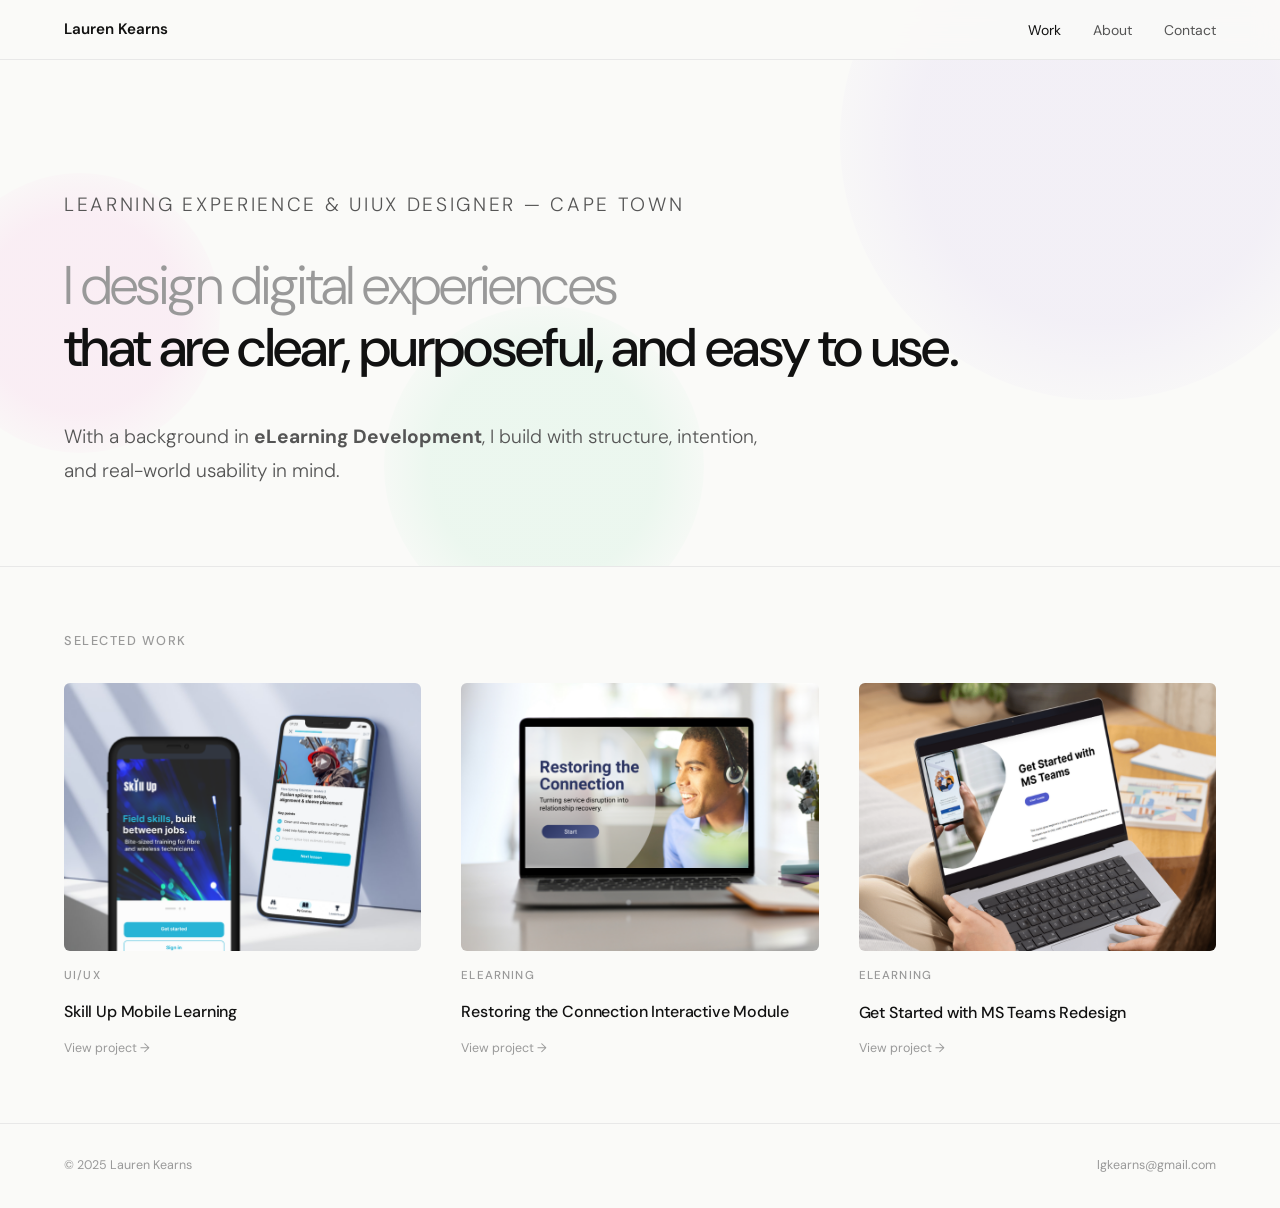
<file: index.html>
<!DOCTYPE html>
<html lang="en">
<head>
  <meta charset="UTF-8">
  <meta name="viewport" content="width=device-width, initial-scale=1.0">
  <title>Lauren Kearns</title>
  <link rel="stylesheet" href="style.css">
  <link rel="preconnect" href="https://fonts.googleapis.com">
  <link href="https://fonts.googleapis.com/css2?family=DM+Sans:opsz,wght@9..40,300;9..40,400;9..40,500;9..40,600&display=swap" rel="stylesheet">
</head>
<body>

  <!-- ============================================================
    NAV
    To update your name in the top-left, edit the text inside
    the <span> below. Update the links if you rename any files.
  ============================================================ -->
  <nav>
    <div class="nav-inner">
      <a class="nav-logo" href="index.html">Lauren Kearns</a>
      <ul class="nav-links">
        <li><a href="index.html" class="active">Work</a></li>
        <li><a href="about.html">About</a></li>
        <li><a href="contact.html">Contact</a></li>
      </ul>
    </div>
  </nav>

  <!-- ============================================================
    HERO
    Edit the two lines of the heading and the paragraph below it.
  ============================================================ -->
  <section class="hero">
    <div class="hero-orb hero-orb-1"></div>
    <div class="hero-orb hero-orb-2"></div>
    <div class="hero-orb hero-orb-3"></div>
    <div class="hero-content">
      <p class="hero-eyebrow">Learning Experience & UIUX Designer  — Cape Town</p>
      <h1>
        <span class="line-muted">I design digital experiences </span><br>
        <span class="line-bold">that are clear, purposeful, and easy to use.</span>
      </h1>
        <p class="sub-headline">
    With a background in <strong>eLearning Development</strong>, I build with structure, intention, and real-world usability in mind.
  </p>
    </div>
  </section>

  <!-- ============================================================
    WORK GRID
    Each <a class="card"> block is one project card.

    TO ADD A PROJECT:
      1. Duplicate one of the card blocks below
      2. Update the href to point to your new project file
      3. Change the text inside (tag, year, title, summary)
      4. Replace the <div class="card-thumb"> contents with your image:
            <img src="images/your-image.jpg" alt="Project name">

    TO REMOVE A PROJECT:
      Delete the whole <a class="card"> ... </a> block.
  ============================================================ -->
  <p class="projects-label">Selected Work</p>

  <div class="grid">

    <!-- PROJECT CARD 1 -->
    <a class="card" href="project-one.html">
      <div class="card-thumb bg-purple">
       <img src="images/project-one-2.png" alt="Project one"></div>
      <div class="card-meta">
        <span class="card-tag">UI/UX</span>
        <span class="card-year"></span>
      </div>
      <h2>Skill Up Mobile Learning</h2>
      <span class="card-arrow">View project →</span>
    </a>

    <!-- PROJECT CARD 2 -->
    <a class="card" href="project-two.html">
      <div class="card-thumb bg-green">
        <img src="images/project-two.png" alt="Project Two"></div>
      <div class="card-meta">
        <span class="card-tag">eLearning</span>
        <span class="card-year"></span>
      </div>
      <h2>Restoring the Connection Interactive Module</h2>
      <span class="card-arrow">View project →</span>
    </a>

    <!-- PROJECT CARD 3 
    <a class="card" href="project-three.html">
      <div class="card-thumb bg-peach">
        <img src="images/project-three.png" alt="Project Three"></div>
      <div class="card-meta">
        <span class="card-tag">Editorial</span>
        <span class="card-year">2023</span>
      </div>
      <h2>Journey Travel Magazine</h2>
      <span class="card-arrow">View project →</span>
    </a>-->

    <!-- PROJECT CARD 4 -->
    <a class="card" href="project-four.html">
      <div class="card-thumb bg-blue">
      <img src="images/project-four-cs.png" alt="Project Four"></div>
      <div class="card-meta">
        <span class="card-tag">elearning</span>
        <span class="card-year"></span>
      </div>
      <h2>Get Started with MS Teams Redesign</h2>
      <span class="card-arrow">View project →</span>
    </a>

    <!-- PROJECT CARD 5 
    <a class="card" href="project-five.html">
      <div class="card-thumb bg-sand">
     <img src="images/project-five.png" alt="Project Five"></div>
      <div class="card-meta">
        <span class="card-tag">eLearning</span>
        <span class="card-year">2023</span>
      </div>
      <h2>HACCSA Training Manuals</h2>
      <span class="card-arrow">View project →</span>
    </a>
-->
    <!-- PROJECT CARD 6 
    <a class="card" href="project-six.html">
      <div class="card-thumb bg-lavender">
      <img src="images/project-six.png" alt="Project Six"></div>
      <div class="card-meta">
        <span class="card-tag">UI/UX</span>
        <span class="card-year">2023</span>
      </div>
      <h2>Planted Mobile App Screens</h2>
      <span class="card-arrow">View project →</span>
    </a>-->

  </div><!-- /grid -->

  <!-- ============================================================
    FOOTER
    Update your email and year here.
    Copy this exact footer block into about.html and contact.html too.
  ============================================================ -->
  <footer>
    <span>© 2025 Lauren Kearns</span>
    <span>lgkearns@gmail.com</span>
  </footer>

</body>
</html>
</file>
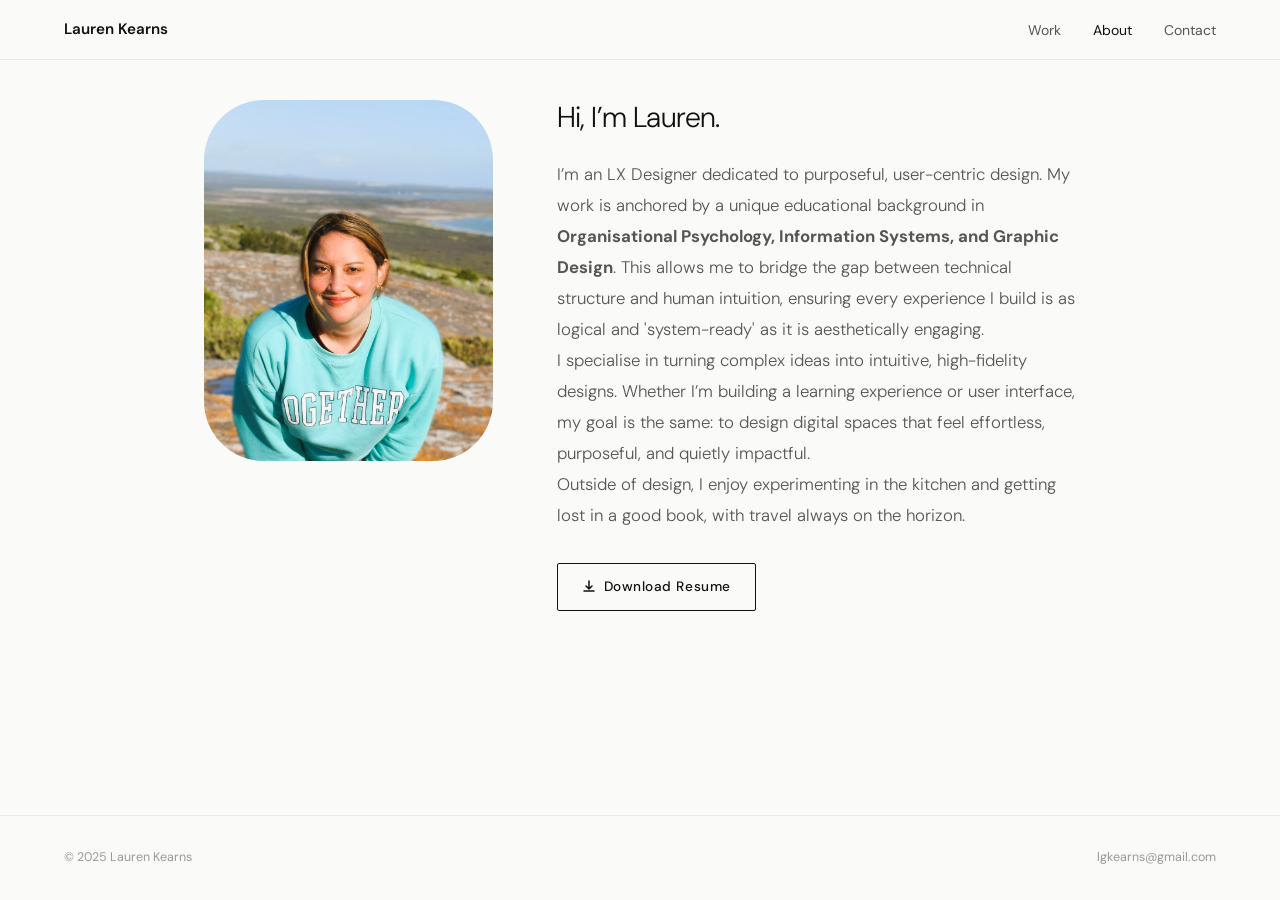
<file: about.html>
<!DOCTYPE html>
<html lang="en">
<head>
  <meta charset="UTF-8">
  <meta name="viewport" content="width=device-width, initial-scale=1.0">
  <title>Lauren Kearns | About</title>
  <link rel="stylesheet" href="style.css">
  <link rel="preconnect" href="https://fonts.googleapis.com">
  <link href="https://fonts.googleapis.com/css2?family=DM+Sans:opsz,wght@9..40,300;9..40,400;9..40,500;9..40,600&display=swap" rel="stylesheet">
</head>
<body class="short-page">

  <!-- NAV (same on every page) -->
  <nav>
    <div class="nav-inner">
      <a class="nav-logo" href="index.html">Lauren Kearns</a>
      <ul class="nav-links">
        <li><a href="index.html">Work</a></li>
        <li><a href="about.html" class="active">About</a></li>
        <li><a href="contact.html">Contact</a></li>
      </ul>
    </div>
  </nav>

  <!-- ============================================================
    ABOUT
  ============================================================ -->
  <div class="about-grid">

    <!-- ── PHOTO
      Replace the <div class="about-photo-placeholder"> block with:
          <img src="images/your-photo.jpg" alt="Lauren Kearns">
      The image will fill the box automatically.
    ── -->
    <div class="about-photo">
      <img src="images/about-photo.jpg" alt="Lauren Kearns">
    </div>

    <!-- ── TEXT
      Edit the heading and paragraphs freely.
      The <div class="spacer"> just adds vertical space between paragraphs.
    ── -->
    <div class="about-main">
      <h2>Hi, I’m Lauren. </h2>
<section id="about">
  <p>
   I’m an LX Designer dedicated to purposeful, user-centric design. My work is anchored by a unique educational background in <strong>Organisational Psychology, Information Systems, and Graphic Design</strong>. This allows me to bridge the gap between technical structure and human intuition, ensuring every experience I build is as logical and 'system-ready' as it is aesthetically engaging.</p> <p>I specialise in turning complex ideas into intuitive, high-fidelity designs. Whether I’m building a learning experience or user interface, my goal is the same: to design digital spaces that feel effortless, purposeful, and quietly impactful.</p> <p>Outside of design, I enjoy experimenting in the kitchen and getting lost in a good book, with travel always on the horizon.</p>
</section>

      <!-- ── RESUME BUTTON
        Update href="resume.pdf" to point to your actual CV file.
        The "download" attribute makes it download instead of opening in the browser.
      ── -->
      <a href="files/lk-resume.pdf" download class="btn-resume">
        <svg width="14" height="14" viewBox="0 0 14 14" fill="none">
          <path d="M7 1v8M4 6l3 3 3-3M2 11h10" stroke="currentColor" stroke-width="1.5" stroke-linecap="round" stroke-linejoin="round"/>
        </svg>
        Download Resume
      </a>
    </div>

  </div>

  <!-- FOOTER (same on every page) -->
  <footer>
    <span>© 2025 Lauren Kearns</span>
    <span>lgkearns@gmail.com</span>
  </footer>

</body>
</html>
</file>
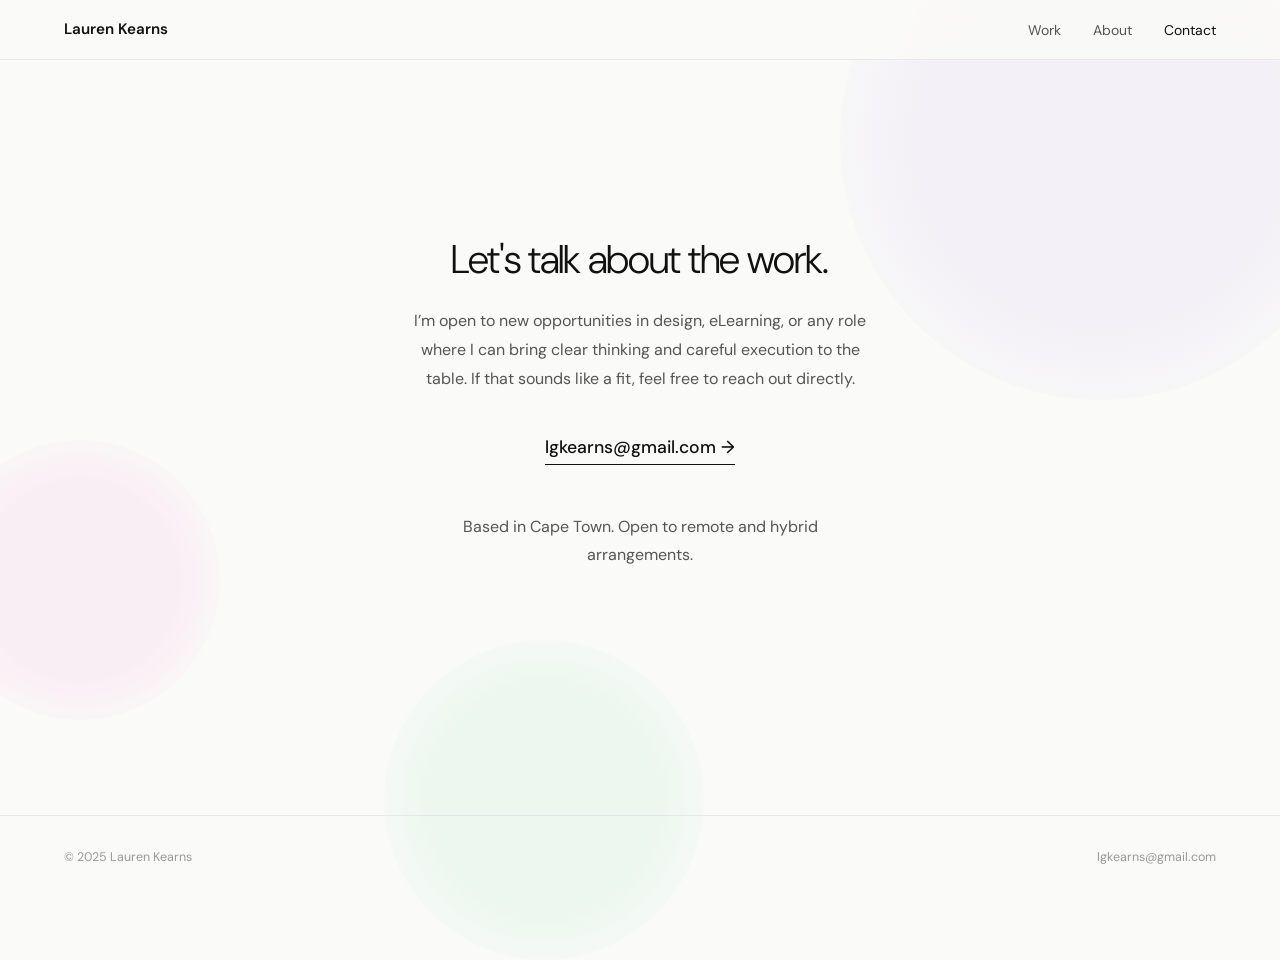
<file: contact.html>
<!DOCTYPE html>
<html lang="en">
<head>
  <meta charset="UTF-8">
  <meta name="viewport" content="width=device-width, initial-scale=1.0">
  <title>Lauren Kearns | Contact</title>
  <link rel="stylesheet" href="style.css">
  <link rel="preconnect" href="https://fonts.googleapis.com">
  <link href="https://fonts.googleapis.com/css2?family=DM+Sans:opsz,wght@9..40,300;9..40,400;9..40,500;9..40,600&display=swap" rel="stylesheet">
</head>
<body class="short-page">

  <!-- NAV (same on every page) -->
  <nav>
    <div class="nav-inner">
      <a class="nav-logo" href="index.html">Lauren Kearns</a>
      <ul class="nav-links">
        <li><a href="index.html">Work</a></li>
        <li><a href="about.html">About</a></li>
        <li><a href="contact.html" class="active">Contact</a></li>
      </ul>
    </div>
  </nav>

  <!-- ============================================================
    CONTACT
    Edit the heading, paragraph, and email address below.
    The href="mailto:..." should match the email shown as link text.
  ============================================================ -->
  <div class="contact-wrap">
    <div class="hero-orb hero-orb-1"></div>
    <div class="hero-orb hero-orb-2"></div>
    <div class="hero-orb hero-orb-3"></div>
    <h1>Let's talk about the work.</h1>
    <p>I’m open to new opportunities in design, eLearning, or any role where I can bring clear thinking and careful execution to the table. If that sounds like a fit, feel free to reach out directly.</p>
    <a href="mailto:lgkearns@gmail.com" class="contact-link">lgkearns@gmail.com →</a>
    <p class="contact-note">Based in Cape Town. Open to remote and hybrid arrangements.</p>
  </div>

  <!-- FOOTER (same on every page) -->
  <footer>
    <span>© 2025 Lauren Kearns</span>
    <span>lgkearns@gmail.com</span>
  </footer>

</body>
</html>
</file>
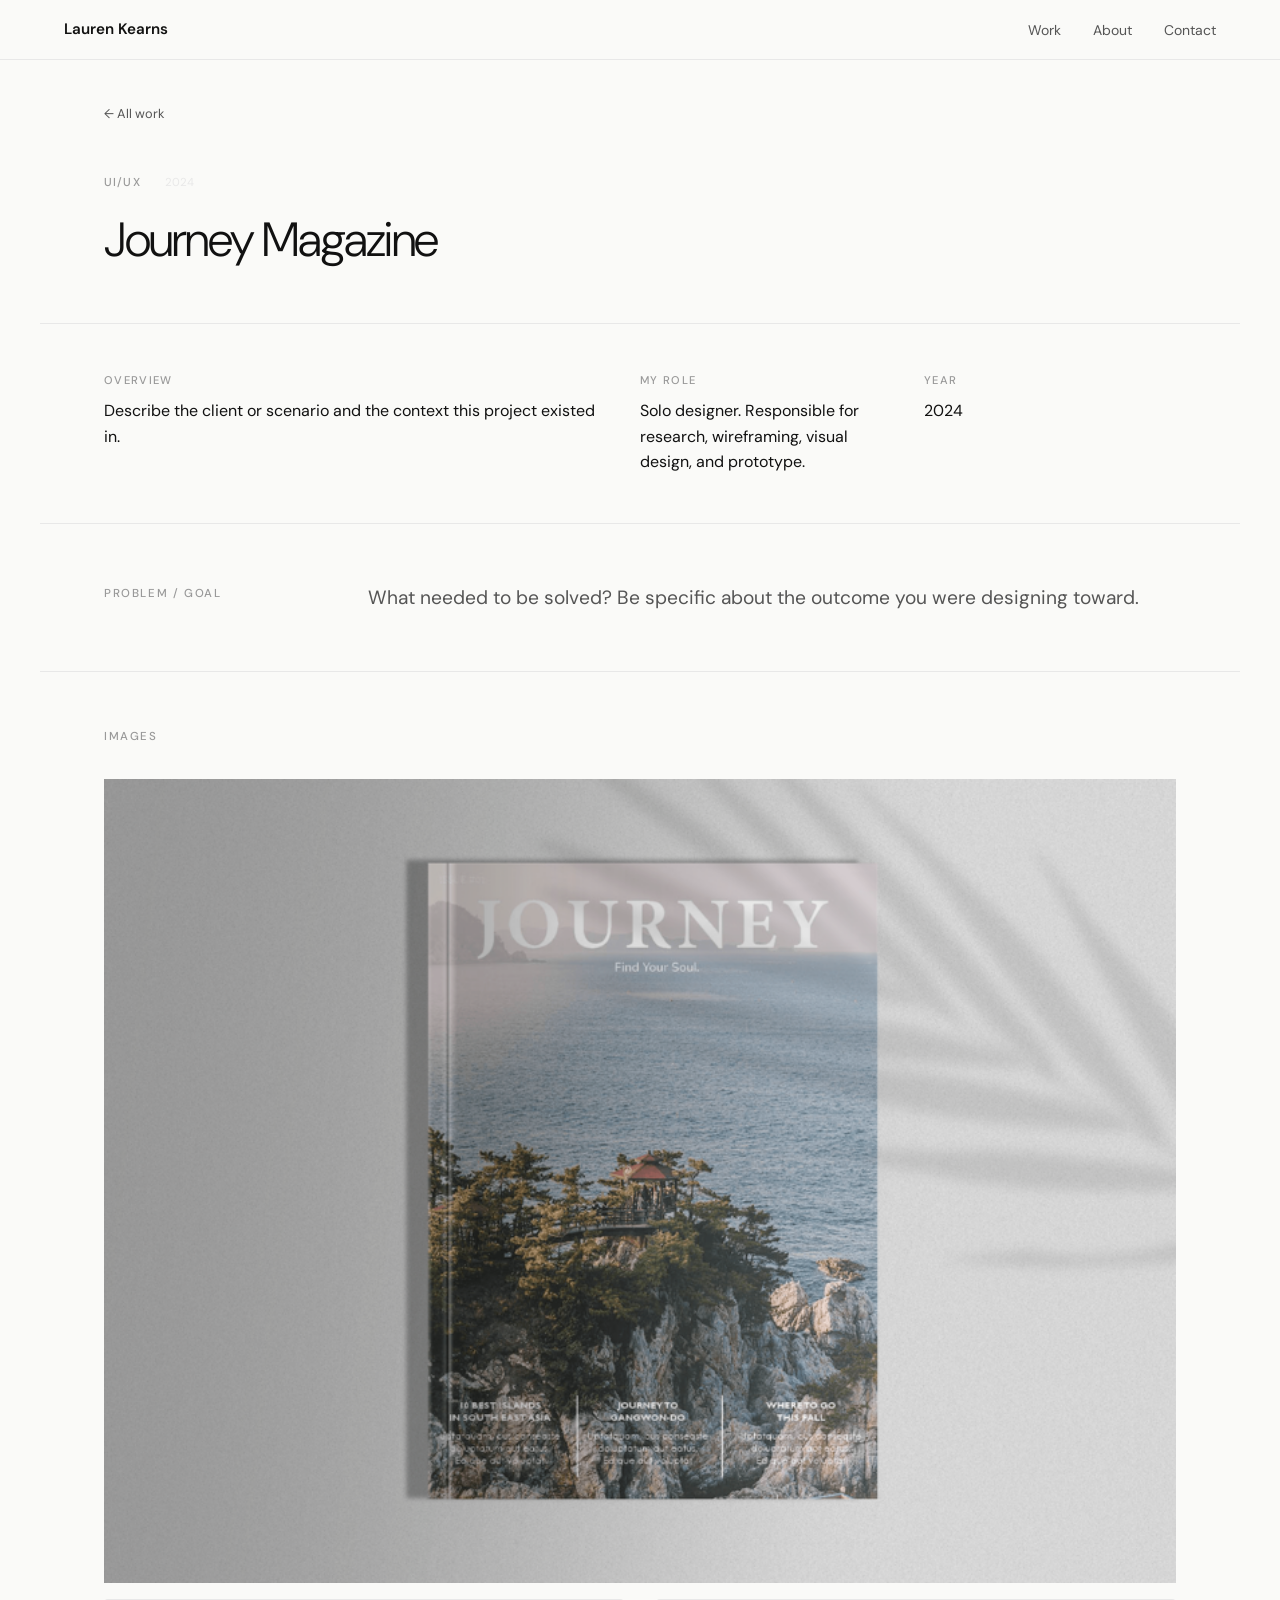
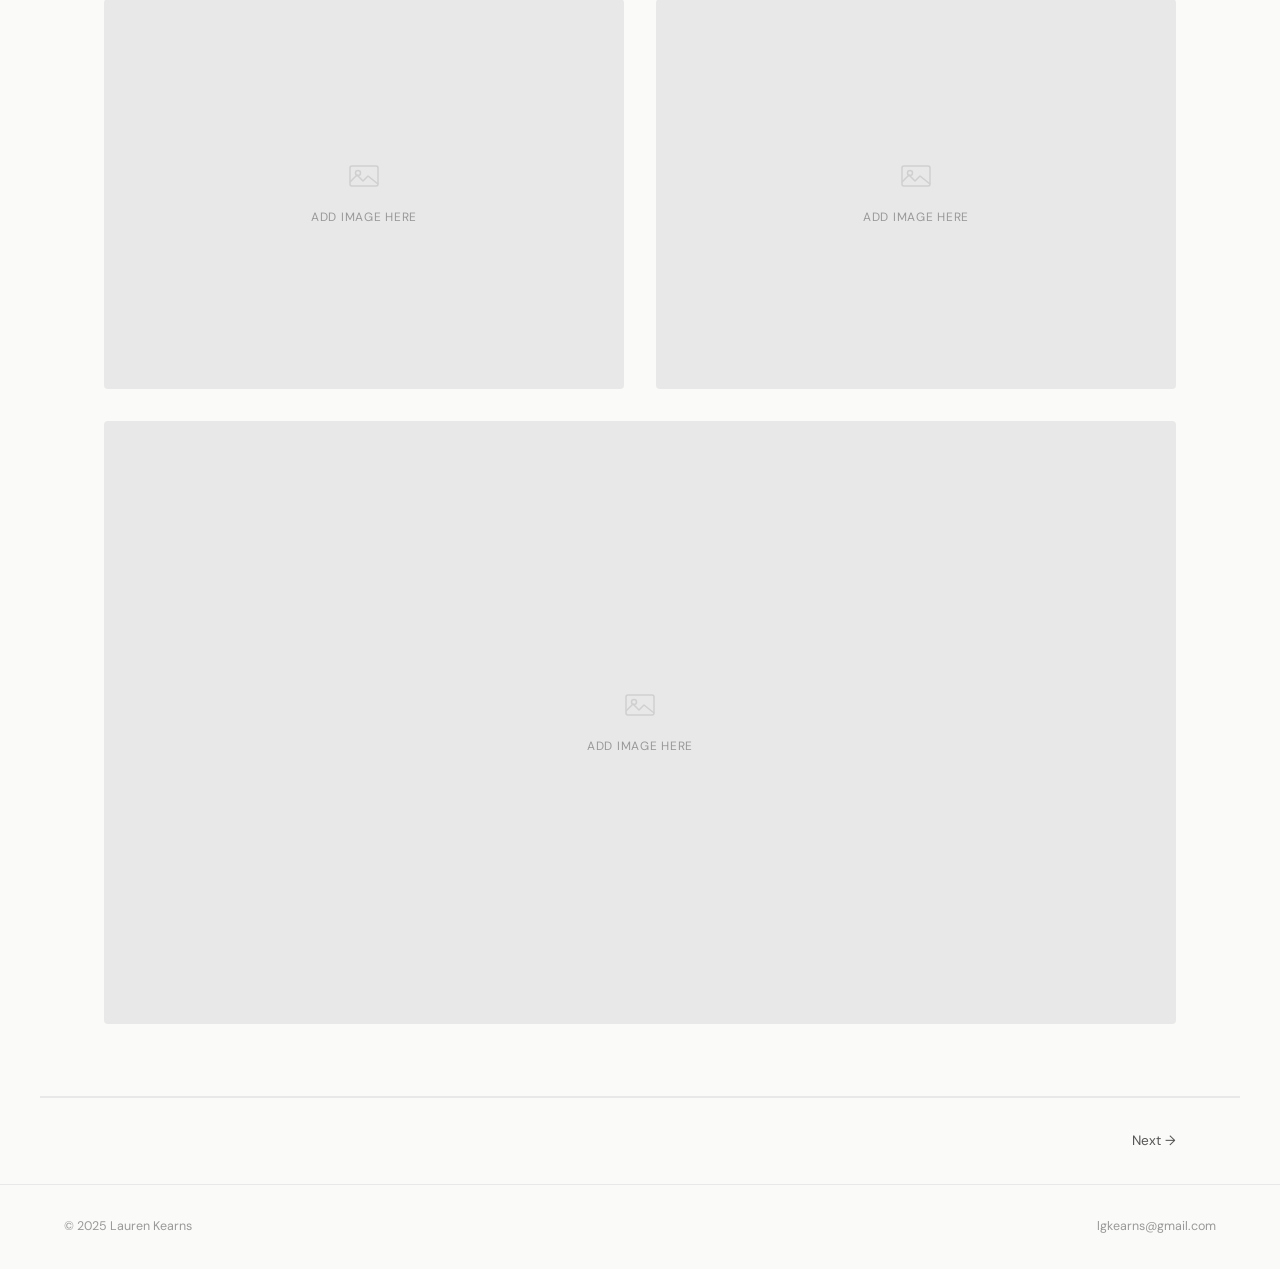
<file: project-five.html>
<!DOCTYPE html>
<html lang="en">
<head>
  <meta charset="UTF-8">
  <meta name="viewport" content="width=device-width, initial-scale=1.0">
  <!-- ── Change this title to match your project name ── -->
  <title>Project Title One — Lauren Kearns</title>
  <link rel="stylesheet" href="style.css">
  <link rel="preconnect" href="https://fonts.googleapis.com">
  <link href="https://fonts.googleapis.com/css2?family=DM+Sans:opsz,wght@9..40,300;9..40,400;9..40,500;9..40,600&display=swap" rel="stylesheet">
</head>
<body>

  <!-- NAV (same on every page) -->
  <nav>
    <div class="nav-inner">
      <a class="nav-logo" href="index.html">Lauren Kearns</a>
      <ul class="nav-links">
        <li><a href="index.html">Work</a></li>
        <li><a href="about.html">About</a></li>
        <li><a href="contact.html">Contact</a></li>
      </ul>
    </div>
  </nav>

  <!-- BACK LINK -->
  <div class="case-topbar">
    <a class="case-back" href="index.html">← All work</a>
  </div>

  <!-- ============================================================
    HERO
    Edit the tag, year, and project title.
  ============================================================ -->
  <div class="case-hero">
    <div class="case-meta">
      <span class="case-tag">UI/UX</span>
      <span class="case-year">2024</span>
    </div>
    <h1>Journey Magazine</h1>
  </div>

  <!-- ============================================================
    OVERVIEW STRIP
    Three columns: Overview, My Role, Year.
    Edit the <p> text in each column.
  ============================================================ -->
  <div class="case-overview">
    <div class="overview-item">
      <h4>Overview</h4>
      <p>Describe the client or scenario and the context this project existed in.</p>
    </div>
    <div class="overview-item">
      <h4>My Role</h4>
      <p>Solo designer. Responsible for research, wireframing, visual design, and prototype.</p>
    </div>
    <div class="overview-item">
      <h4>Year</h4>
      <p>2024</p>
    </div>
  </div>

  <!-- ============================================================
    PROBLEM / GOAL
    Edit the paragraph text.
  ============================================================ -->
  <div class="case-section">
    <div class="case-section-inner">
      <span class="case-section-label">Problem / Goal</span>
      <div class="case-section-content">
        <p>What needed to be solved? Be specific about the outcome you were designing toward.</p>
      </div>
    </div>
  </div>

 
  <!-- ============================================================
    IMAGES
    Replace each <div class="img-placeholder"> with a real image:
        <img src="images/project-one-screen.jpg" alt="Description">

    The layout is:
      - one full-width image
      - two side-by-side images
      - one full-width image

    You can remove any row you don't need, or add more <img> tags.
    Images will stretch to fill their container automatically.
  ============================================================ -->
  <div class="case-images">
    <h4>Images</h4>

    <!-- Full width -->
    <div class="img-placeholder">
      <img src="images/project-three.png" alt="Description">
 </div>

    <!-- Two side by side -->
    <div class="img-row">
      <div class="img-placeholder">
        <svg width="32" height="32" viewBox="0 0 32 32" fill="none"><rect x="2" y="6" width="28" height="20" rx="2" stroke="#999" stroke-width="1.5"/><circle cx="10" cy="13" r="2.5" stroke="#999" stroke-width="1.5"/><path d="M2 22 L9 15 L15 21 L20 16 L30 24" stroke="#999" stroke-width="1.5" stroke-linejoin="round"/></svg>
        <span>Add image here</span>
      </div>
      <div class="img-placeholder">
        <svg width="32" height="32" viewBox="0 0 32 32" fill="none"><rect x="2" y="6" width="28" height="20" rx="2" stroke="#999" stroke-width="1.5"/><circle cx="10" cy="13" r="2.5" stroke="#999" stroke-width="1.5"/><path d="M2 22 L9 15 L15 21 L20 16 L30 24" stroke="#999" stroke-width="1.5" stroke-linejoin="round"/></svg>
        <span>Add image here</span>
      </div>
    </div>

    <!-- Full width -->
    <div class="img-placeholder">
      <svg width="32" height="32" viewBox="0 0 32 32" fill="none"><rect x="2" y="6" width="28" height="20" rx="2" stroke="#999" stroke-width="1.5"/><circle cx="10" cy="13" r="2.5" stroke="#999" stroke-width="1.5"/><path d="M2 22 L9 15 L15 21 L20 16 L30 24" stroke="#999" stroke-width="1.5" stroke-linejoin="round"/></svg>
      <span>Add image here</span>
    </div>

  </div>

   <!-- ============================================================
    PREV / NEXT NAV
    Update the href values to point to your actual project files.
    If this is the first project, remove the "← Previous" link.
    If this is the last project, remove the "Next →" link.
  ============================================================ -->
  <div class="case-nav">
    <span></span><!-- no previous project -->
    <a href="project-two.html">Next →</a>
  </div>

  <!-- FOOTER (same on every page) -->
  <footer>
    <span>© 2025 Lauren Kearns</span>
    <span>lgkearns@gmail.com</span>
  </footer>

</body>
</html>
</file>
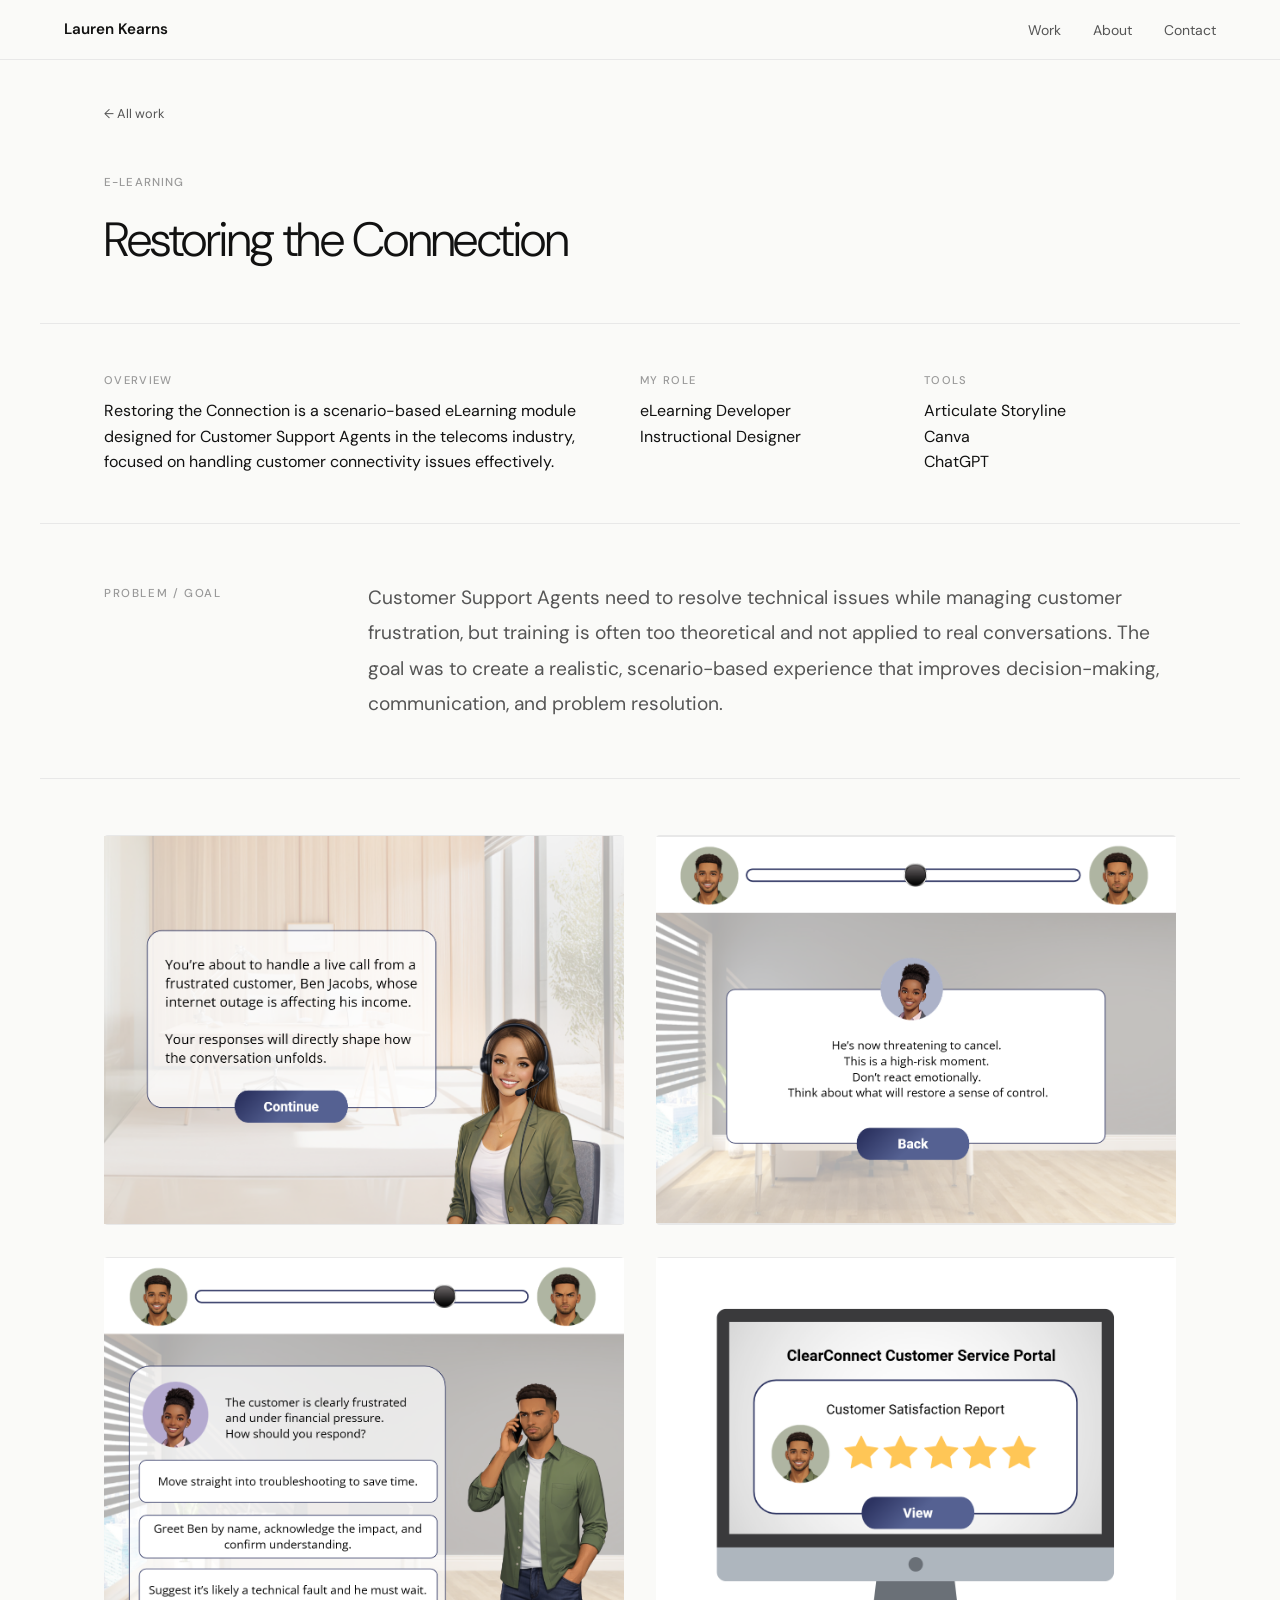
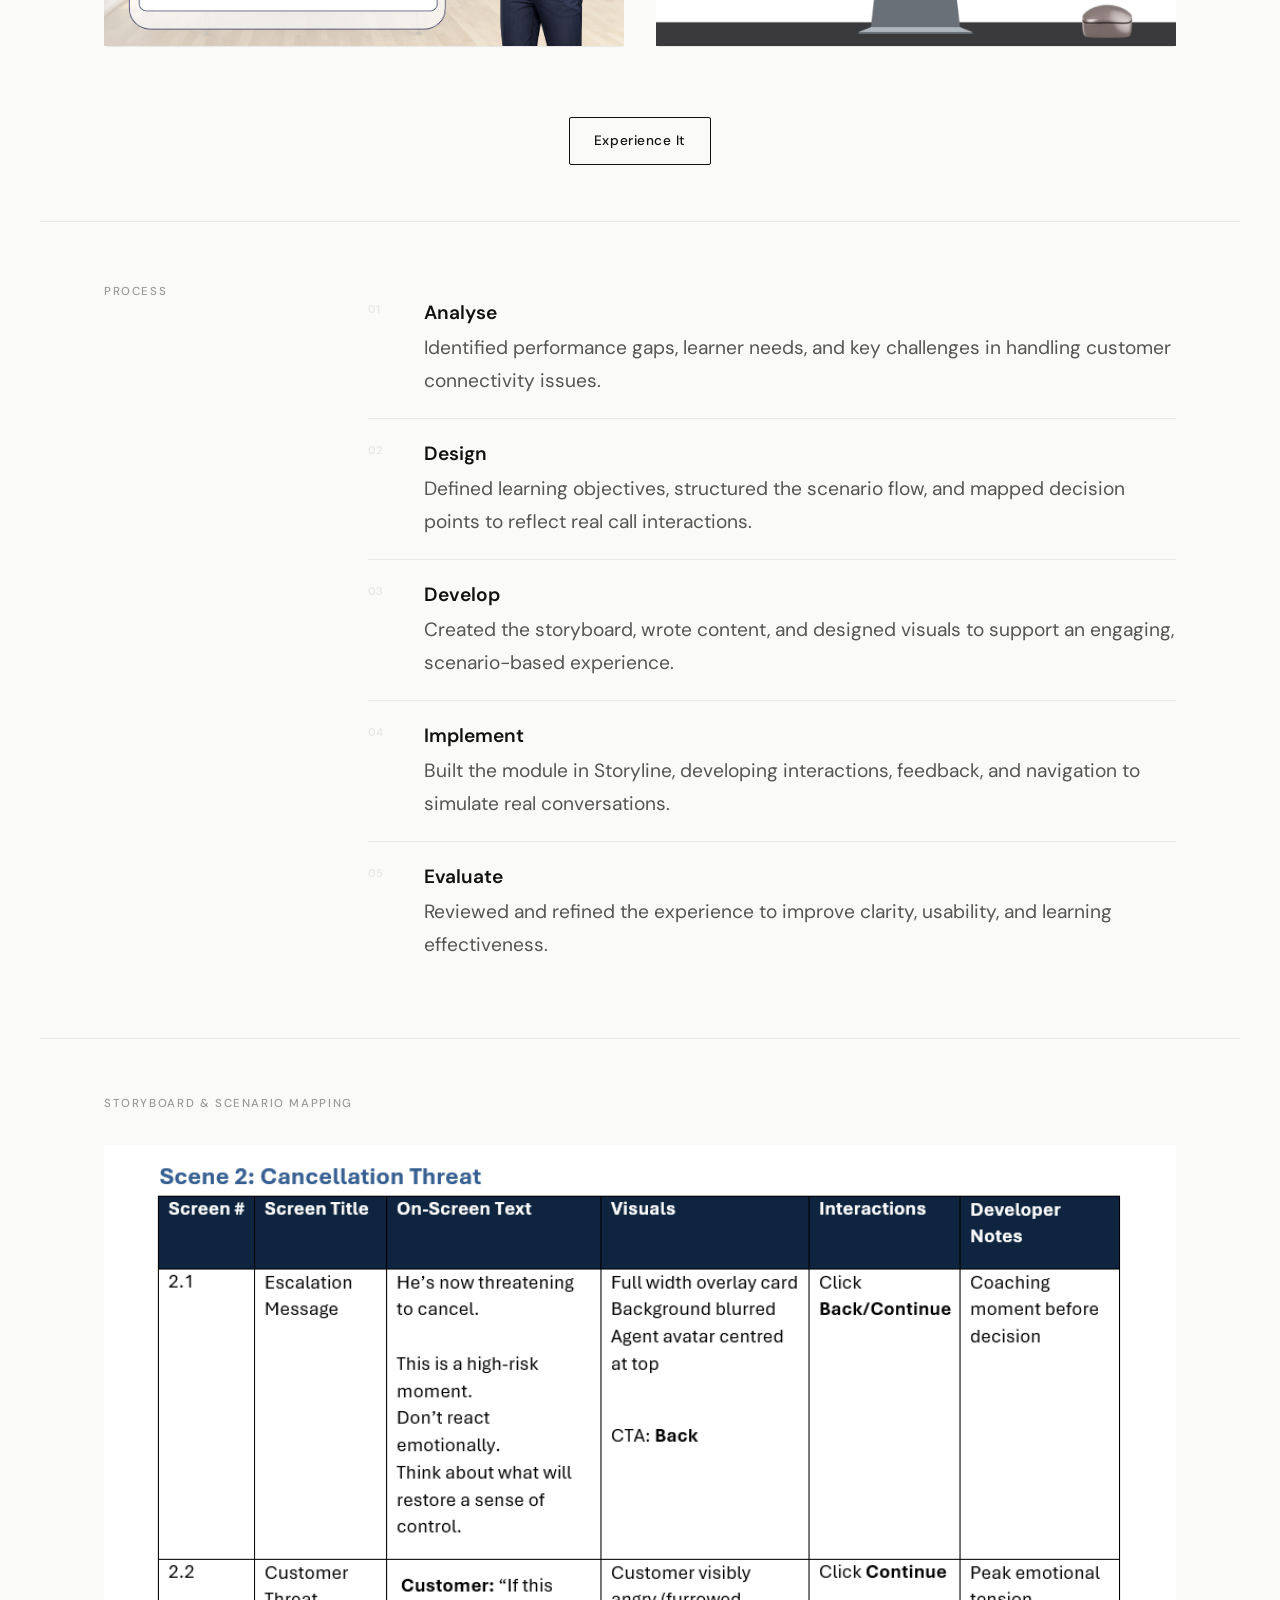
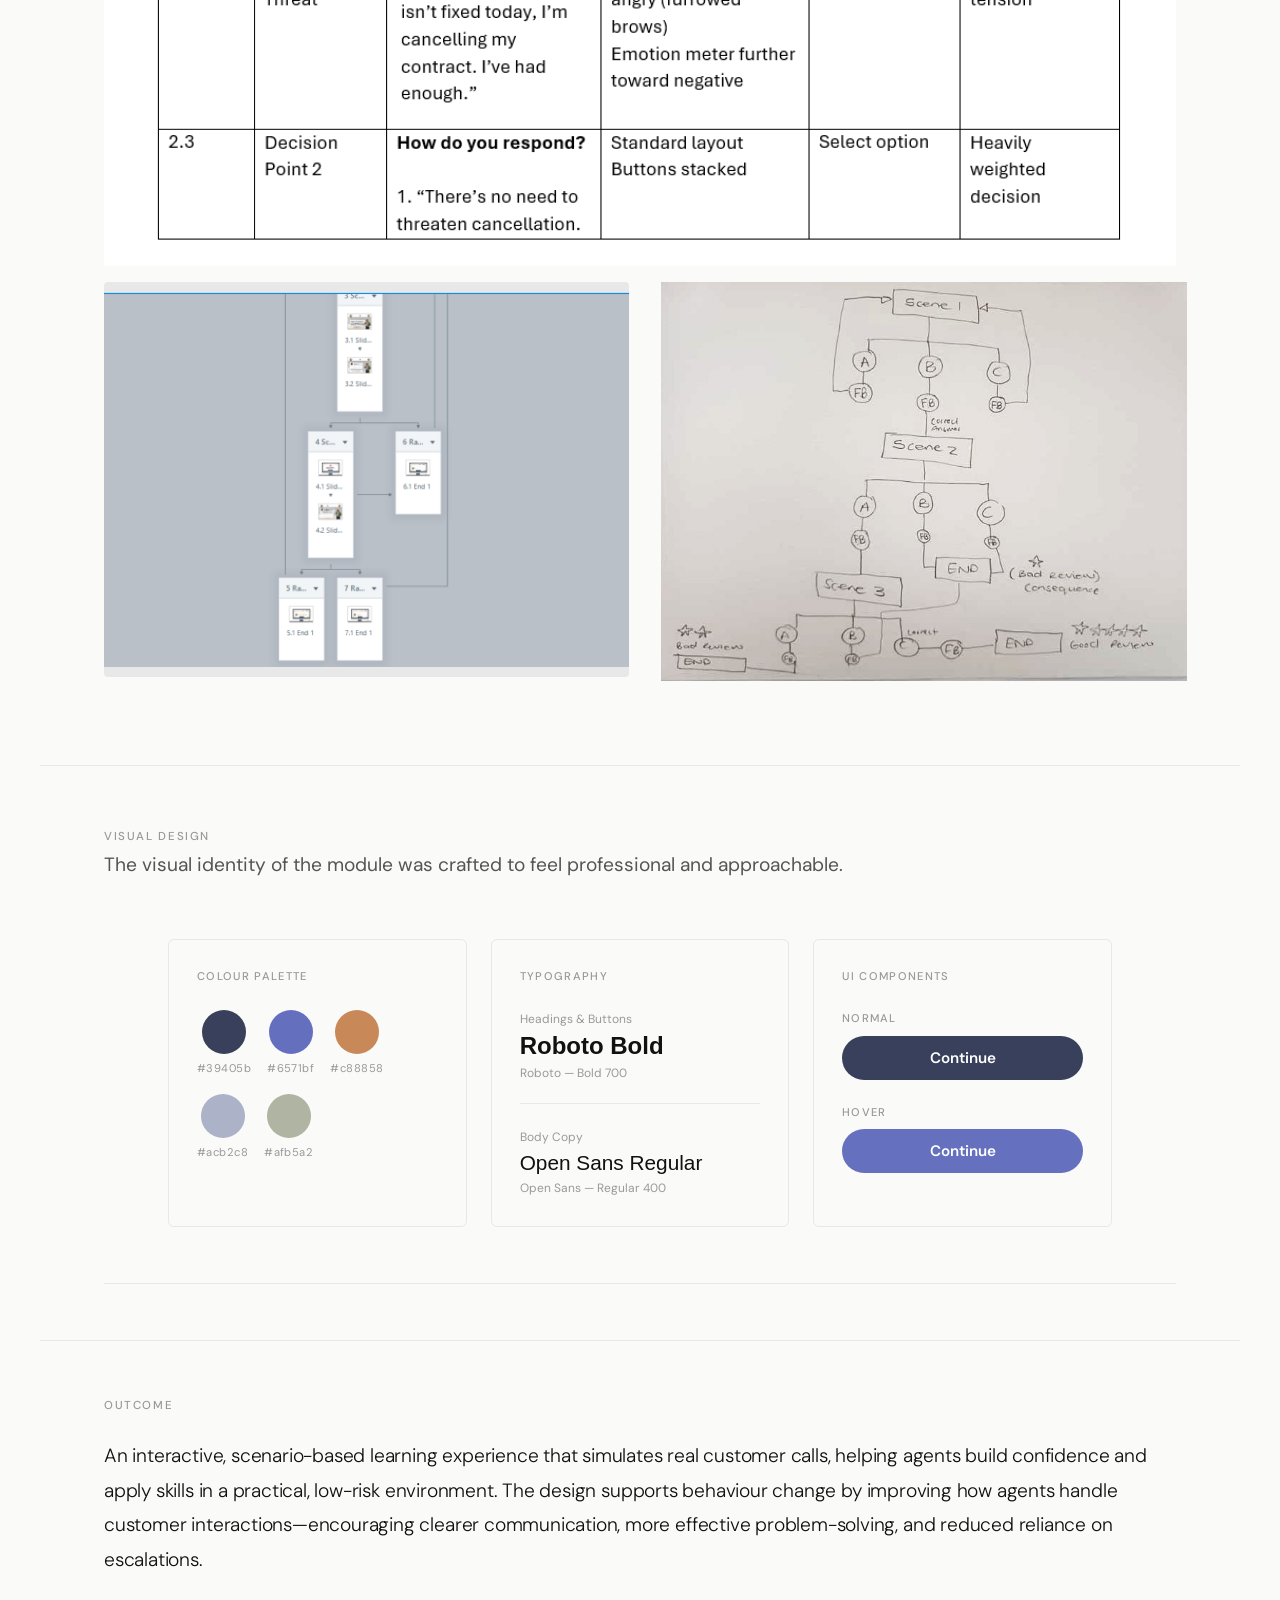
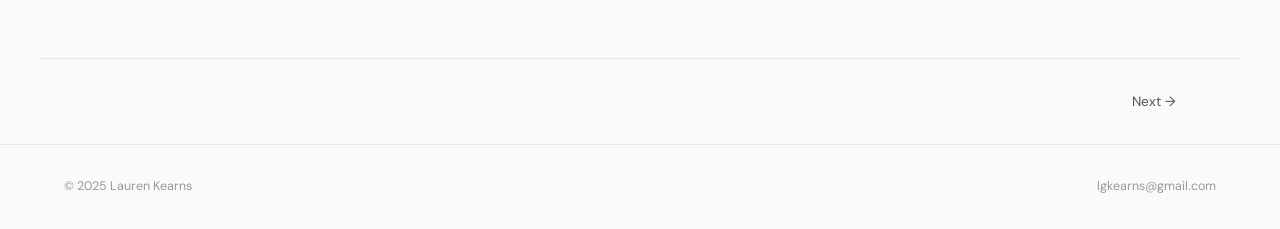
<file: project-two.html>
<!DOCTYPE html>
<html lang="en">

<head>
  <meta charset="UTF-8">
  <meta name="viewport" content="width=device-width, initial-scale=1.0">
  <!-- ── Change this title to match your project name ── -->
  <title>Lauren Kearns | Work</title>
  <link rel="stylesheet" href="style.css">
  <link rel="preconnect" href="https://fonts.googleapis.com">
  <link
    href="https://fonts.googleapis.com/css2?family=DM+Sans:opsz,wght@9..40,300;9..40,400;9..40,500;9..40,600&display=swap"
    rel="stylesheet">
</head>

<body>

  <!-- NAV (same on every page) -->
  <nav>
    <div class="nav-inner">
      <a class="nav-logo" href="index.html">Lauren Kearns</a>
      <ul class="nav-links">
        <li><a href="index.html">Work</a></li>
        <li><a href="about.html">About</a></li>
        <li><a href="contact.html">Contact</a></li>
      </ul>
    </div>
  </nav>

  <!-- BACK LINK -->
  <div class="case-topbar">
    <a class="case-back" href="index.html">← All work</a>
  </div>

  <!-- ============================================================
    HERO
    Edit the tag, year, and project title.
  ============================================================ -->
  <div class="case-hero">
    <div class="case-meta">
      <span class="case-tag">E-LEARNING</span>
    </div>
    <h1>Restoring the Connection</h1>
  </div>


  <!-- ============================================================
    OVERVIEW STRIP
    Three columns: Overview, My Role, Year.
    Edit the <p> text in each column.
  ============================================================ -->
  <div class="case-overview">
    <div class="overview-item">
      <h4>Overview</h4>
      <p>Restoring the Connection is a scenario-based eLearning module designed for Customer Support Agents in the telecoms
        industry, focused on handling customer connectivity issues effectively.</p>
    </div>
    <div class="overview-item">
      <h4>My Role</h4>
      <p>eLearning Developer</p>
      <p>Instructional Designer</p>
    </div>
    <div class="overview-item">
      <h4>Tools</h4>
      <p>Articulate Storyline</p>
      <p>Canva</p>
      <p>ChatGPT</p>
    </div>
  </div>

  <!-- ============================================================
    PROBLEM / GOAL
    Edit the paragraph text.
  ============================================================ -->
  <div class="case-section">
    <div class="case-section-inner">
      <span class="case-section-label">Problem / Goal</span>
      <div class="case-section-content">
        <p>Customer Support Agents need to resolve technical issues while managing customer frustration, but training is
          often too theoretical and not applied to real conversations.
          The goal was to create a realistic, scenario-based experience that improves decision-making, communication,
          and problem resolution.</p>
      </div>
    </div>
  </div>

  

  <div class="case-images">
    <!-- Two side by side -->
    <div class="img-row">
      <div class="img-placeholder">
        <img src="images/pro2-1.png" alt="Description">
      </div>
      <div class="img-placeholder">
        <img src="images/pro2-2.png" alt="Description">
      </div>
    </div>

    <!-- Two side by side -->
    <div class="img-row">
      <div class="img-placeholder">
        <img src="images/pro2-3.png" alt="Description">
      </div>
      <div class="img-placeholder">
        <img src="images/pro2-4.png" alt="Description">
      </div>
    </div>

    <!-- update to Storyline Project --->
    <a href="https://lauren-kearns.github.io/my-storyline/" target="_blank" class="btn-resume btn-exp">
      Experience It
    </a>

  </div>

  <!-- ============================================================
    PROCESS
    Each <div class="step"> is one step.
    Edit the label (strong) and description text.
    To add a step: duplicate a <div class="step"> block and update the number.
    To remove a step: delete the whole <div class="step"> block.
  ============================================================ -->
  <div class="case-section">
    <div class="case-section-inner">
      <span class="case-section-label">Process</span>
      <div class="case-section-content">
        <div class="process-steps">

          <div class="step">
            <span class="step-num">01</span>
            <div>
              <strong class="step-label">Analyse</strong>
              <span class="step-desc">Identified performance gaps, learner needs, and key challenges in handling
                customer connectivity issues.</span>
            </div>
          </div>

          <div class="step">
            <span class="step-num">02</span>
            <div>
              <strong class="step-label">Design</strong>
              <span class="step-desc">Defined learning objectives, structured the scenario flow, and mapped decision
                points to reflect real call interactions.</span>
            </div>
          </div>

          <div class="step">
            <span class="step-num">03</span>
            <div>
              <strong class="step-label">Develop</strong>
              <span class="step-desc">Created the storyboard, wrote content, and designed visuals to support an
                engaging, scenario-based experience.</span>
            </div>
          </div>

          <div class="step">
            <span class="step-num">04</span>
            <div>
              <strong class="step-label">Implement</strong>
              <span class="step-desc">Built the module in Storyline, developing interactions, feedback, and navigation
                to simulate real conversations.</span>
            </div>
          </div>

          <div class="step">
            <span class="step-num">05</span>
            <div>
              <strong class="step-label">Evaluate</strong>
              <span class="step-desc">Reviewed and refined the experience to improve clarity, usability, and learning
                effectiveness.</span>
            </div>
          </div>

        </div>
      </div>
    </div>
  </div>

  <!-- ============================================================
    IMAGES
    Replace each <div class="img-placeholder"> with a real image:
        <img src="images/project-one-screen.jpg" alt="Description">

    The layout is:
      - one full-width image
      - two side-by-side images
      - one full-width image

    You can remove any row you don't need, or add more <img> tags.
    Images will stretch to fill their container automatically.
  ============================================================ -->
  <div class="case-images">
    <h4>storyboard & scenario mapping</h4>

    <!-- Full width -->
    <div class="img-placeholder">
      <img src="images/pro2-5.png" alt="Description">
    </div>

    <!-- Two side by side -->
    <div class="img-row">
      <div class="img-placeholder">
        <img src="images/pro2-6.png" alt="Description">
      </div>
      <div class="img-placeholder">
        <img src="images/pro2-7.jpg" alt="Description">
      </div>
    </div>

  </div>

<div class="case-section">
    <span class="case-section-label">Visual Design</span>
    <!-- FONTS & COLOURS SECTION — paste between images and outcome -->
    <div class="case-section-content">
      <p>The visual identity of the module was crafted to feel professional and approachable.</p>
    </div>
    <div class="case-brand">

      <div class="case-brand-grid">

        <!-- COLOUR PALETTE CARD -->
        <div class="brand-card">
          <p class="brand-card-label">Colour Palette</p>
          <div class="swatch-grid">
            <div class="swatch-item">
              <div class="swatch" style="background: #39405b;"></div>
              <span class="swatch-hex">#39405b</span>
            </div>
            <div class="swatch-item">
              <div class="swatch" style="background: hsl(232, 41%, 57%);"></div>
              <span class="swatch-hex">#6571bf</span>
            </div>
            <div class="swatch-item">
              <div class="swatch" style="background: #c88858;"></div>
              <span class="swatch-hex">#c88858</span>
            </div>
            <div class="swatch-item">
              <div class="swatch" style="background: #acb2c8;"></div>
              <span class="swatch-hex">#acb2c8</span>
            </div>
            <div class="swatch-item">
              <div class="swatch" style="background: #afb5a2;"></div>
              <span class="swatch-hex">#afb5a2</span>
            </div>
          </div>
        </div>

        <!-- TYPOGRAPHY CARD -->
        <div class="brand-card">
          <p class="brand-card-label">Typography</p>
          <div class="type-item">
            <span class="type-use">Headings &amp; Buttons</span>
            <span class="type-name" style="font-family: 'Roboto', sans-serif; font-weight: 700;">Roboto Bold</span>
            <span class="type-detail">Roboto — Bold 700</span>
          </div>
          <div class="type-item">
            <span class="type-use">Body Copy</span>
            <span class="type-name"
              style="font-family: 'Open Sans', sans-serif; font-weight: 400; font-size: 1.3rem;">Open Sans
              Regular</span>
            <span class="type-detail">Open Sans — Regular 400</span>
          </div>
        </div>

        <!-- UI COMPONENTS CARD -->
        <div class="brand-card">
          <p class="brand-card-label">UI Components</p>
          <div class="ui-item">
            <span class="ui-state">Normal</span>
            <button class="ui-btn ui-btn-normal">Continue</button>
          </div>
          <div class="ui-item">
            <span class="ui-state">Hover</span>
            <button class="ui-btn ui-btn-hover">Continue</button>
          </div>
        </div>

      </div>
    </div>

  </div>

  <!-- ============================================================
    OUTCOME
    Edit the paragraph text.
  ============================================================ -->
  <div class="case-outcome">
    <h4>Outcome</h4>
    <p>An interactive, scenario-based learning experience that simulates real customer calls, helping agents build
      confidence and apply skills in a practical, low-risk environment.

      The design supports behaviour change by improving how agents handle customer interactions—encouraging clearer
      communication, more effective problem-solving, and reduced reliance on escalations.</p>
  </div>

  <!-- ============================================================
    PREV / NEXT NAV
    Update the href values to point to your actual project files.
    If this is the first project, remove the "← Previous" link.
    If this is the last project, remove the "Next →" link.
  ============================================================ -->
 <div class="case-nav">
    <span></span>
    <a href="project-four.html">Next →</a>
  </div>

  <!-- FOOTER (same on every page) -->
  <footer>
    <span>© 2025 Lauren Kearns</span>
    <span>lgkearns@gmail.com</span>
  </footer>

</body>

</html>
</file>
<file: style.css>
/* ============================================================
   DESIGN TOKENS
   Change colours, font, and spacing here — it updates
   the whole site at once.
   ============================================================ */
:root {
  --ink:   #111111;   /* main text colour */
  --mid:   #555555;   /* secondary text */
  --light: #999999;   /* labels and muted text */
  --line:  #e8e8e8;   /* borders and dividers */
  --bg:    #fafaf8;   /* page background */

  --sans: 'DM Sans', system-ui, sans-serif;
  --gap:  clamp(2rem, 5vw, 4rem);   /* side padding, scales with screen */
  --max:  1600px;                    /* maximum grid width */
}


/* ============================================================
   RESET & BASE
   ============================================================ */
*, *::before, *::after {
  box-sizing: border-box;
  margin: 0;
  padding: 0;
}

html { scroll-behavior: smooth; }

body {
  font-family: var(--sans);
  background: var(--bg);
  color: var(--ink);
  font-size: 16px;
  line-height: 1.6;
  -webkit-font-smoothing: antialiased;
}

img {
  display: block;
  width: 100%;
  height: auto;
  image-rendering: -webkit-optimize-contrast; /* Sharpens in Chrome/Safari */
  image-rendering: crisp-edges;               /* Sharpens in Firefox */
}


/* ============================================================
   NAV
   ============================================================ */
nav {
  position: fixed;
  top: 0; left: 0; right: 0;
  z-index: 100;
  background: rgba(250, 250, 248, 0.92);
  backdrop-filter: blur(12px);
  border-bottom: 1px solid var(--line);
  height: 60px;
  display: flex;
  align-items: center;
}

.nav-inner {
  width: 100%;
  padding: 0 var(--gap);
  display: flex;
  justify-content: space-between;
  align-items: center;
}

.nav-logo {
  font-weight: 600;
  font-size: 0.95rem;
  color: var(--ink);
  text-decoration: none;
}

.nav-links {
  display: flex;
  gap: 2rem;
  list-style: none;
}

.nav-links a {
  font-size: 0.875rem;
  color: var(--mid);
  text-decoration: none;
  transition: color 0.2s;
}

.nav-links a:hover,
.nav-links a.active {
  color: var(--ink);
}


/* ============================================================
   HERO  (index.html)
   ============================================================ */
.hero {
  padding: clamp(4rem, 10vw, 8rem) var(--gap) clamp(3rem, 6vw, 5rem);
  padding-top: calc(60px + clamp(4rem, 10vw, 8rem)); /* account for fixed nav */
  border-bottom: 1px solid var(--line);
  position: relative;
  overflow: hidden;
}

/* Decorative soft background orbs */
.hero-orb {
  position: absolute;
  border-radius: 50%;
  pointer-events: none;
  z-index: 0;
}

.hero-orb-1 {
  top: -120px; right: -80px;
  width: 520px; height: 520px;
  background: radial-gradient(circle, rgba(209, 193, 239, 0.18) 50%, transparent 80%);
  animation: floatA 14s ease-in-out infinite;
}

.hero-orb-2 {
  bottom: -60px; left: 30%;
  width: 320px; height: 320px;
  background: radial-gradient(circle, rgba(148, 227, 182, 0.14) 50%, transparent 80%);
  animation: floatB 18s ease-in-out infinite;
}

.hero-orb-3 {
  bottom: 20%; left: -60px;
  width: 280px; height: 280px;
  background: radial-gradient(circle, rgba(248, 151, 217, 0.12) 50%, transparent 80%);
  animation: floatC 22s ease-in-out infinite;
}

.hero-content { position: relative; z-index: 1; }

.hero-eyebrow {
  font-size: 0.85rem;
  font-weight: 500;
  letter-spacing: 0.14em;
  text-transform: uppercase;
  color: var(--light);
  margin-bottom: 2rem;
  opacity: 0;
  animation: fadeUp 0.6s ease 0.1s forwards;
}

.hero h1 {
  font-size: clamp(2rem, 4.5vw, 3.4rem);
  font-weight: 300;
  line-height: 1.15;
  letter-spacing: -0.03em;
  max-width: 1200px;
  margin-bottom: 2.5rem;
  opacity: 0;
  animation: fadeUp 0.6s ease 0.4s forwards;
}

.hero h1 .line-muted { color: var(--light); }
.hero h1 .line-bold  { font-weight: 500; color: var(--ink); }

.hero p {
  font-size: clamp(1rem, 1.6vw, 1.2rem);
  color: var(--mid);
  max-width: 700px;
  line-height: 1.8;
  font-weight: 300;
  opacity: 0;
  animation: fadeUp 0.6s ease 0.9s forwards;
}

@keyframes fadeUp {
  from { opacity: 0; transform: translateY(10px); }
  to   { opacity: 1; transform: translateY(0); }
}

@keyframes floatA {
  0%, 100% { transform: translate(0, 0) scale(1); }
  33%       { transform: translate(-40px, 30px) scale(1.05); }
  66%       { transform: translate(20px, -40px) scale(0.97); }
}

@keyframes floatB {
  0%, 100% { transform: translate(0, 0) scale(1); }
  33%       { transform: translate(50px, -30px) scale(1.08); }
  66%       { transform: translate(-30px, 40px) scale(0.95); }
}

@keyframes floatC {
  0%, 100% { transform: translate(0, 0) scale(1); }
  33%       { transform: translate(30px, 50px) scale(1.06); }
  66%       { transform: translate(60px, -20px) scale(0.98); }
}


/* ============================================================
   WORK GRID  (index.html)
   ============================================================ */
.projects-label {
  max-width: var(--max);
  margin: 0 auto;
  padding: 4rem var(--gap) 2rem;
  font-size: 0.8rem;
  font-weight: 500;
  letter-spacing: 0.12em;
  text-transform: uppercase;
  color: var(--light);
}

.grid {
  max-width: var(--max);
  margin: 0 auto;
  padding: 0 var(--gap) 4rem;
  display: grid;
  grid-template-columns: repeat(3, 1fr);
  gap: 2.5rem;
}

/* Card — the whole card is a link */
.card {
  display: flex;
  flex-direction: column;
  gap: 1rem;
  text-decoration: none;
  color: inherit;
}

.card-thumb {
  width: 100%;
  aspect-ratio: 4 / 3;
  border-radius: 6px;
  overflow: hidden;
  display: flex;
  align-items: center;
  justify-content: center;
  transition: opacity 0.2s;
}

.card:hover .card-thumb { opacity: 0.8; }

/* Thumbnail placeholder SVG icon */
.card-thumb svg { opacity: 0.18; }

/* Card thumbnail background colours.
   Each class maps to one project card in index.html.
   Change the hex values to whatever suits your project images,
   or replace the whole <div class="card-thumb"> with an <img> tag. */
.bg-purple   { background: #e8e6f0; }
.bg-green    { background: #e6eee8; }
.bg-peach    { background: #f0e8e6; }
.bg-blue     { background: #e6ecf0; }
.bg-sand     { background: #f0ede6; }
.bg-lavender { background: #eae6f0; }

.card-meta {
  display: flex;
  justify-content: space-between;
}

.card-tag {
  font-size: 0.72rem;
  font-weight: 500;
  letter-spacing: 0.1em;
  text-transform: uppercase;
  color: var(--light);
}

.card-year {
  font-size: 0.72rem;
  color: var(--line);
}

.card h2 {
  font-size: 1rem;
  font-weight: 500;
  line-height: 1.35;
  letter-spacing: -0.01em;
}

.card p {
  font-size: 0.85rem;
  color: var(--mid);
  line-height: 1.6;
}

.card-arrow {
  font-size: 0.78rem;
  color: var(--light);
  transition: color 0.2s, transform 0.2s;
  display: inline-block;
}

.card:hover .card-arrow {
  color: var(--ink);
  transform: translateX(4px);
}


/* ============================================================
   CASE STUDY  (project-one.html etc.)
   ============================================================ */

/* Account for fixed nav on all inner pages */
.case-topbar,
.about-grid,
.contact-wrap {
  padding-top: calc(60px + 2.5rem);
}

.case-topbar {
  max-width: 1200px;
  margin: 0 auto;
  padding-left: var(--gap);
  padding-right: var(--gap);
  padding-bottom: 0;
}

.case-back {
  font-size: 0.8rem;
  color: var(--mid);
  text-decoration: none;
  display: inline-flex;
  align-items: center;
  gap: 0.4rem;
  transition: color 0.2s;
}

.case-back:hover { color: var(--ink); }

.case-hero {
  max-width: 1200px;
  margin: 0 auto;
  padding: 3rem var(--gap) 3.5rem;
  border-bottom: 1px solid var(--line);
}

.case-meta {
  display: flex;
  gap: 1.5rem;
  margin-bottom: 1.25rem;
  align-items: center;
}

.case-tag {
  font-size: 0.72rem;
  font-weight: 500;
  letter-spacing: 0.1em;
  text-transform: uppercase;
  color: var(--light);
}

.case-year { font-size: 0.72rem; color: var(--line); }

.case-hero h1 {
  font-size: clamp(2rem, 4vw, 3rem);
  font-weight: 300;
  line-height: 1.15;
  letter-spacing: -0.03em;
}

/* Overview strip */
.case-overview {
  max-width: 1200px;
  margin: 0 auto;
  padding: 3rem var(--gap);
  display: grid;
  grid-template-columns: 2fr 1fr 1fr;
  gap: 2rem;
  border-bottom: 1px solid var(--line);
}

.overview-item h4 {
  font-size: 0.7rem;
  font-weight: 500;
  letter-spacing: 0.12em;
  text-transform: uppercase;
  color: var(--light);
  margin-bottom: 0.5rem;
}

.overview-item p {
  font-size: 1rem;
  color: var(--ink);
  line-height: 1.6;
}

/* Content sections */
.case-section {
  max-width: 1200px;
  margin: 0 auto;
  padding: 3.5rem var(--gap);
  border-bottom: 1px solid var(--line);
}

.case-section-inner {
  display: grid;
  grid-template-columns: 200px 1fr;
  gap: 4rem;
  align-items: start;
}

.case-section-label {
  font-size: 0.72rem;
  font-weight: 500;
  letter-spacing: 0.14em;
  text-transform: uppercase;
  color: var(--light);
  padding-top: 0.3rem;
}

.case-section-content p {
  font-size: 1.2rem;
  color: var(--mid);
  line-height: 1.85;
}

/* Process steps */
.process-steps { display: flex; flex-direction: column; }

.step {
  display: grid;
  grid-template-columns: 2.5rem 1fr;
  gap: 1rem;
  padding: 1.25rem 0;
  border-bottom: 1px solid var(--line);
}

.step:last-child { border-bottom: none; }

.step-num {
  font-size: 0.7rem;
  font-weight: 600;
  color: var(--line);
  padding-top: 0.2rem;
}

.step-label {
  font-size: 1.2rem;
  font-weight: 600;
  color: var(--ink);
  display: block;
  margin-bottom: 0.25rem;
}

.step-desc {
  font-size: 1.2rem;
  color: var(--mid);
  line-height: 1.7;
}

/* Images section */
.case-images {
  max-width: 1200px;
  margin: 0 auto;
  padding: 3.5rem var(--gap);
  border-bottom: 1px solid var(--line);
}

.case-images h4 {
  font-size: 0.72rem;
  font-weight: 500;
  letter-spacing: 0.14em;
  text-transform: uppercase;
  color: var(--light);
  margin-bottom: 2rem;
}

/* Placeholder shown before you add real images */
.img-placeholder {
  width: 100%;
  aspect-ratio: 16 / 9;
  background: var(--line);
  border-radius: 4px;
  display: flex;
  flex-direction: column;
  align-items: center;
  justify-content: center;
  gap: 1rem;
  margin-bottom: 1rem;
}

.img-placeholder span {
  font-size: 0.75rem;
  color: var(--light);
  letter-spacing: 0.06em;
  text-transform: uppercase;
}

.img-placeholder svg { opacity: 0.3; }

.project-four-img {
  width: 70%;
  display: block;  /* Critical for margin: auto to work */
  margin: 0 auto;
}

/* Two images side by side */
.img-row {
  display: grid;
  grid-template-columns: 1fr 1fr;
  gap: 2rem;
  margin-bottom: 2rem;
}

.img-row .img-placeholder {
  aspect-ratio: 4 / 3;
  margin-bottom: 0;
}

/* Real images inside the case study — match placeholder sizing */
.case-images > img {
  border-radius: 4px;
  margin-bottom: 1rem;
  width: 100%;
  height: auto;
}

.img-row > img {
  border-radius: 4px;
  width: 100%;
  height: auto;
}

/* Outcome */
.case-outcome {
  max-width: 1200px;
  margin: 0 auto;
  padding: 3.5rem var(--gap) 5rem;
}

.case-outcome h4 {
  font-size: 0.72rem;
  font-weight: 500;
  letter-spacing: 0.14em;
  text-transform: uppercase;
  color: var(--light);
  margin-bottom: 1.5rem;
}

.case-outcome p {
  font-size: 1.2rem;
  font-weight: 300;
  color: var(--ink);
  line-height: 1.8;
  letter-spacing: -0.01em;
}

/* Prev / next */
.case-nav {
  display: flex;
  justify-content: space-between;
  align-items: center;
  padding: 2rem var(--gap);
  max-width: 1200px;
  margin: 0 auto;
  border-top: 1px solid var(--line);
}

.case-nav a {
  font-size: 0.85rem;
  color: var(--mid);
  text-decoration: none;
  transition: color 0.2s;
}

.case-nav a:hover { color: var(--ink); }


/* ============================================================
   ABOUT  (about.html)
   ============================================================ */
.about-grid {
  display: grid;
  grid-template-columns: 1fr 1.8fr;
  gap: clamp(2rem, 5vw, 5rem);
  align-items: start;
  padding-left: var(--gap);
  padding-right: var(--gap);
  padding-bottom: clamp(3rem, 7vw, 6rem);
  max-width: 1000px;
  margin: 0 auto;
  min-height: 100vh; /* This ensures it's at least the screen height but can grow */
  height: auto;      /* This allows the container to expand with the text */
}

.about-photo {
  width: 100%;
  aspect-ratio: 4 / 5;
  border-radius: 60px;
  overflow: hidden;
}

/* The placeholder shown before you add your photo */
.about-photo-placeholder {
  width: 100%;
  height: 100%;
  background: var(--line);
  border-radius: 6px;
  display: flex;
  flex-direction: column;
  align-items: center;
  justify-content: center;
  gap: 0.6rem;
}

.about-photo-placeholder svg { opacity: 0.3; }

.about-photo-placeholder span {
  font-size: 0.75rem;
  color: var(--light);
  letter-spacing: 0.06em;
  text-transform: uppercase;
}

/* When you replace the placeholder with a real <img> tag,
   it will fill the box automatically thanks to the img rule at the top. */

.about-main {
  display: flex;
  flex-direction: column;
  align-self: start;
}

.about-main h2 {
  font-size: clamp(1.3rem, 2.5vw, 1.8rem);
  font-weight: 300;
  letter-spacing: -0.02em;
  line-height: 1.2;
  color: var(--ink);
  margin-bottom: 1.5rem;
}

.about-main p {
  font-size: 1.05rem;
  color: var(--mid);
  line-height: 1.85;
  font-weight: 300;
}

.spacer { height: 1.5rem; }

.btn-resume {
  display: inline-flex;
  align-items: center;
  gap: 0.5rem;
  margin-top: 2rem;
  padding: 0.75rem 1.5rem;
  border: 1px solid var(--ink);
  background: transparent;
  color: var(--ink);
  font-family: var(--sans);
  font-size: 0.85rem;
  font-weight: 500;
  letter-spacing: 0.04em;
  border-radius: 2px;
  cursor: pointer;
  text-decoration: none;
  transition: background 0.2s, color 0.2s;
  align-self: flex-start;
}

.btn-exp {
  display: flex;       /* Change from inline-flex to flex */
  width: max-content;  /* Keep the button from stretching full width */
  margin-left: auto;
  margin-right: auto;
  margin-top: 70px;
}

.btn-resume:hover {
  background: var(--ink);
  color: var(--bg);
}


/* ============================================================
   CONTACT  (contact.html)
   ============================================================ */
.contact-wrap {
  padding-left: var(--gap);
  padding-right: var(--gap);
  padding-bottom: clamp(4rem, 10vw, 8rem);
  display: flex;
  flex-direction: column;
  align-items: center;
  text-align: center;
}

.contact-wrap h1 {
  font-size: clamp(1.8rem, 4vw, 2.5rem);
  font-weight: 300;
  line-height: 1.2;
  letter-spacing: -0.02em;
  margin-bottom: 1.5rem;
  max-width: 500px;
    padding-top: clamp(5rem, 15vh, 10rem); 
}

.contact-wrap p {
  font-size: 1rem;
  color: var(--mid);
  line-height: 1.8;
  margin-bottom: 2.5rem;
  max-width: 460px;
}

.contact-link {
  display: inline-flex;
  align-items: center;
  gap: 0.5rem;
  font-size: 1.1rem;
  font-weight: 500;
  color: var(--ink);
  text-decoration: none;
  border-bottom: 1.5px solid var(--ink);
  padding-bottom: 2px;
  transition: color 0.2s, border-color 0.2s;
}

.contact-link:hover {
  color: var(--mid);
  border-color: var(--line);
}

.contact-note {
  font-size: 0.8rem;
  color: var(--light);
  margin-top: 3rem;
  margin-bottom: 0;
}


/* ============================================================
   FOOTER  (all pages)
   ============================================================ */
footer {
  border-top: 1px solid var(--line);
  padding: 2rem var(--gap);
  display: flex;
  justify-content: space-between;
  font-size: 0.78rem;
  color: var(--light);
}

/* Only affects the about and contact pages */
.short-page footer {
  position: fixed;
  bottom: 0;
  left: 0;
  width: 100%;
  box-sizing: border-box; /* Keeps padding from breaking the width */
}

/* Optional: Add space at the bottom of your content 
   so the footer doesn't overlap text on small screens */
.short-page main {
  padding-bottom: 100px;
}




/* ============================================================
   RESPONSIVE
   ============================================================ */
@media (max-width: 900px) {
  .grid { grid-template-columns: repeat(2, 1fr); }
}

@media (max-width: 700px) {
  .case-section-inner { grid-template-columns: 1fr; gap: 1rem; }
  .case-overview      { grid-template-columns: 1fr; }
}

@media (max-width: 600px) {
  .grid       { grid-template-columns: 1fr; }
  .about-grid { grid-template-columns: 1fr; }
  .img-row    { grid-template-columns: 1fr; }
  .case-nav   { flex-direction: column; gap: 1rem; text-align: center; }
}

.case-brand {
  max-width: 1200px;
  margin: 0 auto;
  padding: 3.5rem var(--gap);
  border-bottom: 1px solid var(--line);
}

.case-brand-intro {
  font-size: 1.05rem;
  color: var(--mid);
  line-height: 1.85;
  text-align: center;
  max-width: 640px;
  margin: 0 auto 2.5rem;
  font-weight: 300;
}

.case-brand-grid {
  display: grid;
  grid-template-columns: repeat(3, 1fr);
  gap: 1.5rem;
}

.brand-card {
  border: 1px solid var(--line);
  border-radius: 6px;
  padding: 1.75rem;
  display: flex;
  flex-direction: column;
  gap: 1.5rem;
}

.brand-card-label {
  font-size: 0.7rem;
  font-weight: 500;
  letter-spacing: 0.12em;
  text-transform: uppercase;
  color: var(--light);
}

.swatch-grid {
  display: flex;
  flex-wrap: wrap;
  gap: 1rem;
}

.swatch-item {
  display: flex;
  flex-direction: column;
  align-items: center;
  gap: 0.4rem;
}

.swatch {
  width: 44px;
  height: 44px;
  border-radius: 50%;
}

.swatch-hex {
  font-size: 0.7rem;
  color: var(--light);
  letter-spacing: 0.04em;
}

.type-item {
  display: flex;
  flex-direction: column;
  gap: 0.2rem;
  padding-bottom: 1.25rem;
  border-bottom: 1px solid var(--line);
}

.type-item:last-child {
  border-bottom: none;
  padding-bottom: 0;
}

.type-use {
  font-size: 0.75rem;
  color: var(--light);
}

.type-name {
  font-size: 1.5rem;
  color: var(--ink);
  line-height: 1.2;
}

.type-detail {
  font-size: 0.75rem;
  color: var(--light);
}

.ui-item {
  display: flex;
  flex-direction: column;
  gap: 0.5rem;
}

.ui-state {
  font-size: 0.7rem;
  font-weight: 500;
  letter-spacing: 0.1em;
  text-transform: uppercase;
  color: var(--light);
}

.ui-btn {
  width: 100%;
  padding: 0.75rem 1rem;
  border: none;
  border-radius: 50px;
  font-size: 0.95rem;
  font-weight: 600;
  cursor: default;
  font-family: var(--sans);
}

.ui-btn-normal {
  background: #39405b;
  color: #ffffff;
}

.ui-btn-hover {
  background: #6571bf;
  color: #ffffff;
}

@media (max-width: 768px) {
  .case-brand-grid { grid-template-columns: 1fr; }
}
</file>
